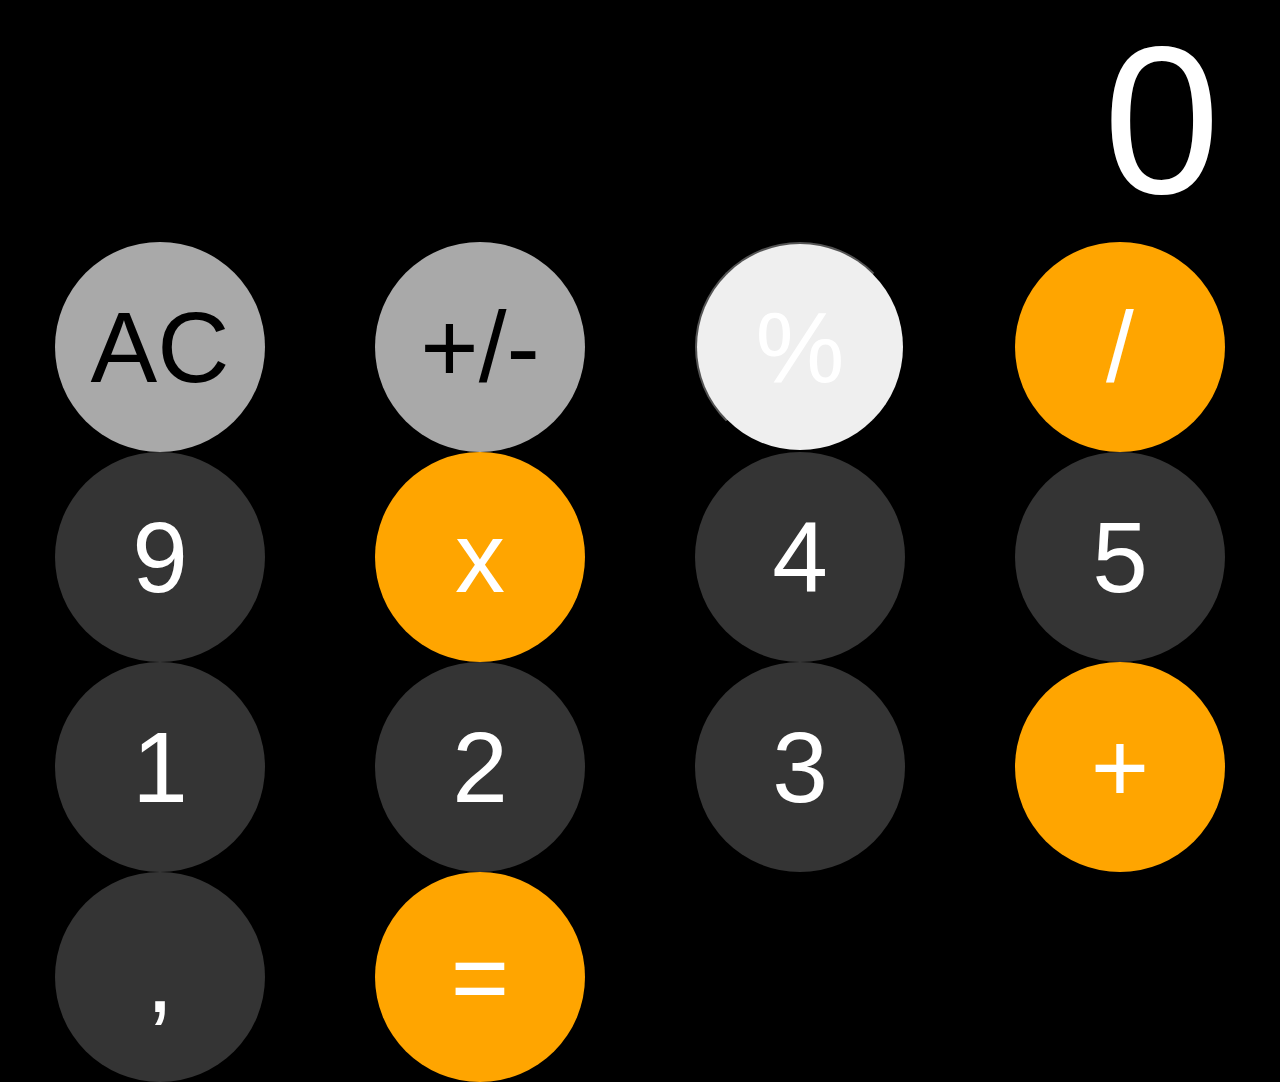
<file: Kalkulator iOS/index.html>
<!DOCTYPE html>
<html>
    <head>
        <link rel="stylesheet" href="style.css">
    </head>


    <body>
        <div class="container">
            <div class="result">
                <span>0</span>
            </div>

            <div class="buttons">
                <button class="item item1 clear">AC</button>
                <button class="item item1 negative">+/-</button>
                <button class="item persent sign">%</button>
                <button class="item item3 sign">/</button>
                <button class="item numbers">7</button>
                <button class="item numbers">8</button>
                <button class="item numbers">9</button>
                <button class="item item3 sign">x</button>
                <button class="item numbers">4</button>
                <button class="item numbers">5</button>
                <button class="item numbers">6</button>
                <button class="item item3 sign">-</button>
                <button class="item numbers">1</button>
                <button class="item numbers">2</button>
                <button class="item numbers">3</button>
                <button class="item item3 sign">+</button>
                <button class="item itemZero numbers">0</button>
                <button class="item comma">,</button>
                <button class="item item3 equals">=</button>
            </div>
      </div>
        <script src="index.js"></script>
    </body>
</html>
</file>
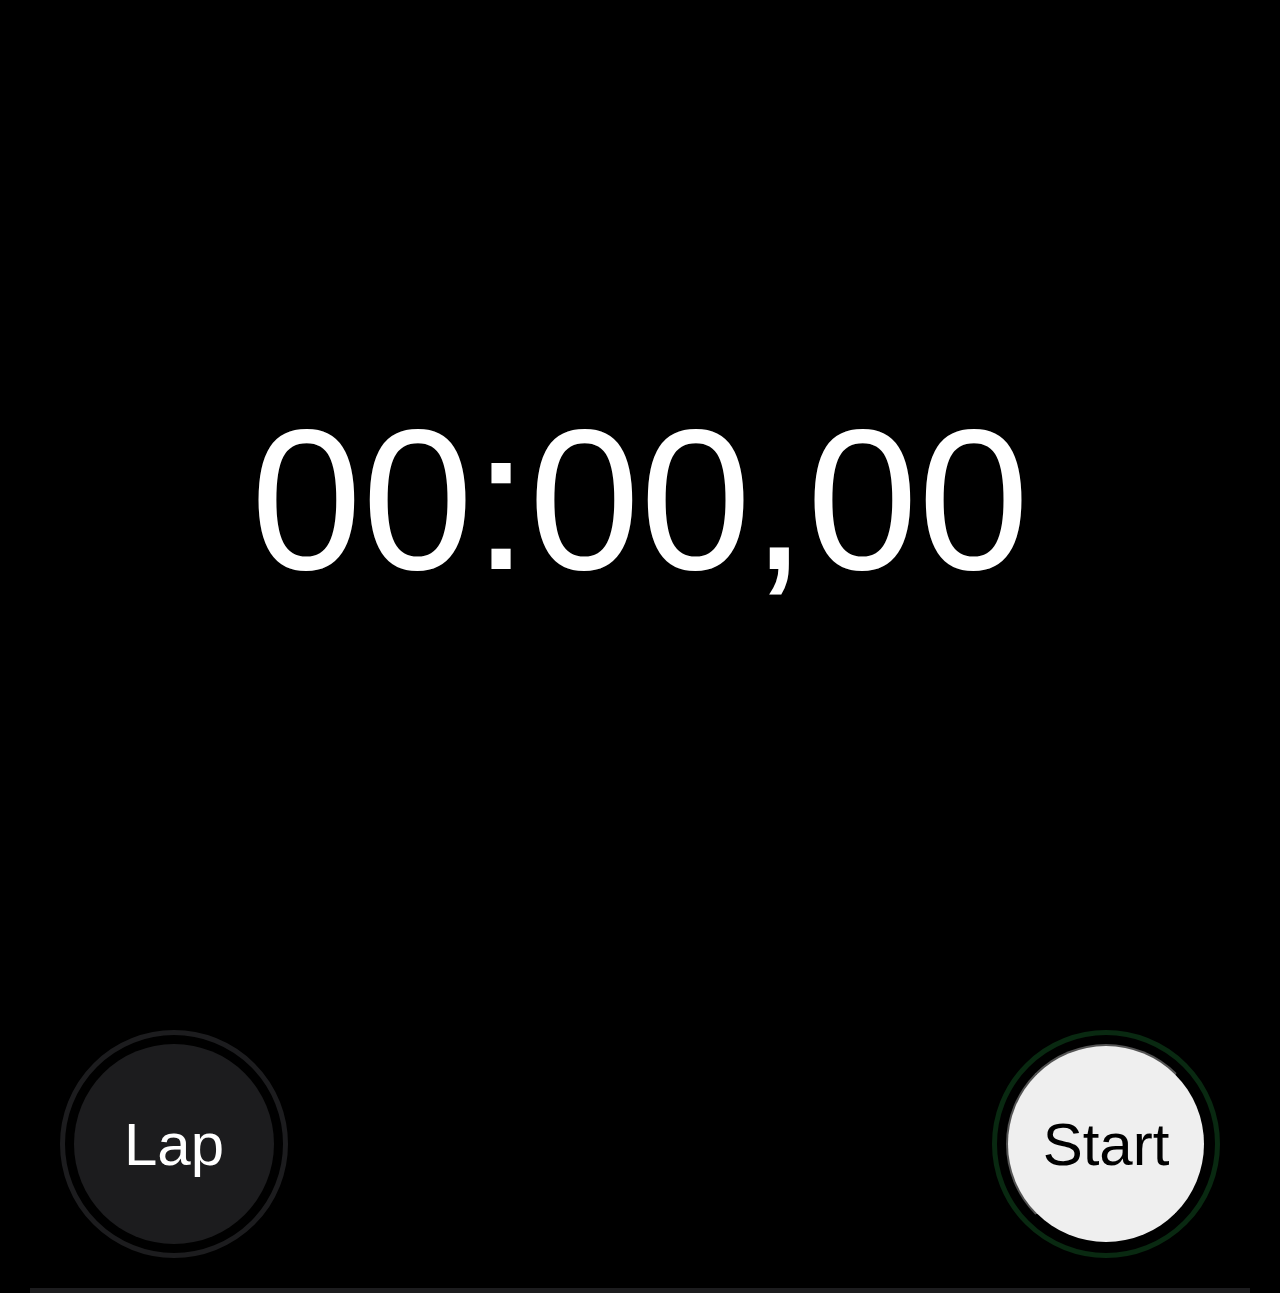
<file: Stoper iOS/index1.html>
<!DOCTYPE html>
<html>
    <head>
        <link rel="stylesheet" href="style1.css">
    </head>

    <body>
     <div class="container">
            <div class="time">
                <span id="minutes">00:</span>
                <span id="seconds">00,</span>
                <span id="miliseconds">00</span>
            </div>
        

        <div class="buttons">
            <div class="mainLapBtn"> 
              <button class="lapResetBtn">Lap</button>
            </div>

            <div class="mainStartBtn">
                <button class="StartBtn">Start</button>
            </div>
        </div>
         <div class="laps">

         </div>
     </div>

        <script src="index1.js"></script>
    </body>
</html>
</file>
<file: Kalkulator iOS/style.css>
*  {
    padding: 0;
    margin: 0; 
}

html, body #fullheight {
    min-height: 100% !important;
    height: 100%;
    font-family: Arial, Helvetica, sans-serif;
    background-color: black;
}

.container{
    height: 100%;
    background-color: black;
}

.result {
    display: flex;
    justify-content: flex-end;
    align-items: flex-end;
    color: white;
    height: 39%;
}

.result span{
    margin-right: 60px;
    font-size: 210px;
    justify-self: flex-end;
}
.buttons {
    width: 100%;
    height: 60%;
    background-color: black;
    display: grid;
    grid-template-columns: 25%  25% 25% 25%;
}

.item {
    display: flex;
    justify-content: center;
    align-items: center;
    font-size: 100px;
    color: white;
    border-radius: 100%;
    width: 210px;
    height: 210px;
    padding: 10px;
    cursor: pointer;
    align-self: center;
    justify-self: center;
}

.percent {
    background-color: black;
    border: none;
    color: black;
}

.item1 {
    background-color: darkgrey;
    border: none;
}
.item3 {
    background-color: orange;
    border: none;
}

.numbers, .comma {
    background-color: #343434;
    border: none;
}

.negative, .clear {
    color: black;
}

.itemZero {
   background-color: #343434;
   width: 435px;
   border-radius: 135px;
   grid-column: span2;
   border: none;
}
</file>
<file: Stoper iOS/style1.css>
* {
    margin: 0;
    padding: 0;
}

body {
    background-color: black;
    font-family: Arial, Helvetica, sans-serif;
}

.time {
    display: flex;
    justify-content: center;
    align-items: center;
    width: 100%;
    height: 1000px;
    color: white;
    font-size: 200px;
}

.buttons {
    display: flex;
    justify-content: space-between;
    margin-left: 30px;
    margin-right: 30px;
    padding: 30px;
    border-bottom: 5px solid #1c1c1e;
}

.buttons button {
    display: flex;
    justify-content: center;
    align-items: center;
    width: 200px;
    height: 200px;
    border-radius: 50%;
    font-size: 60px;
}

.mainStartBtn {
    border-radius: 50%;
    border: 5px solid #092911;
    padding: 9px;
}

.startBtn {
    background-color: green;
    color: #29c749;
    border: none;
}

.mainLapBtn {
    border-radius: 50%;
    border: 5px solid #1c1c1e;
    padding: 9px;
}
.lapResetBtn {
    background-color: #1c1c1e;
    color: white;
    border: none;
}

.timerStarted {
    background-color: #340e0b;
    color: #bc3d43;
}

.timerStartedMain {
    border: 5px solid #340e0b;
}

.lap {
    display: flex;
    justify-content: space-between;
    margin-left: 30px;
    margin-right: 30px;
    margin-top: 30px;
    font-size: 70px;
    color: white;
}
</file>
